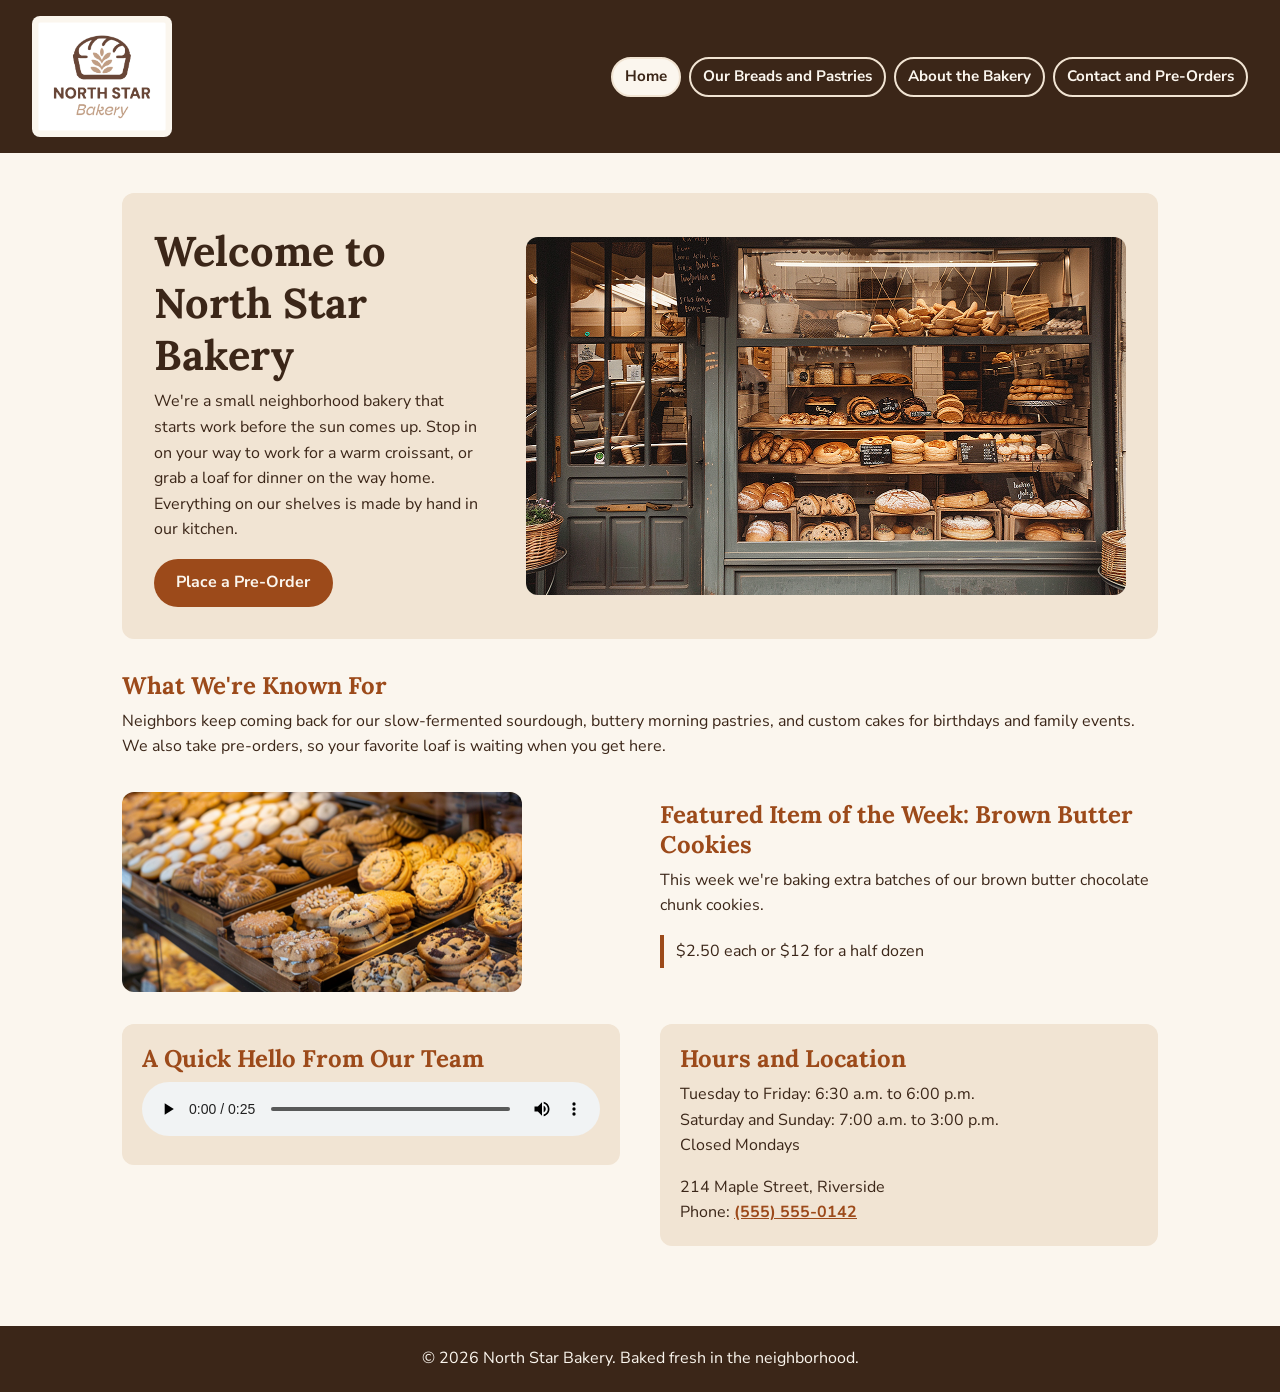
<file: index.html>
<!DOCTYPE html>
<html lang="en">
<head>
    <meta charset="UTF-8">
    <meta name="viewport" content="width=device-width, initial-scale=1.0">
    <title>North Star Bakery | Home</title>
    <link rel="icon" href="images/bakery-logo_c.png" type="image/png">
    <link rel="stylesheet" href="css/styles.css">
</head>
<body>
    <header>
        <img class="logo" src="images/bakery-logo_c.png" alt="North Star Bakery logo" width="200" height="171">
        <nav aria-label="Main navigation">
            <ul>
                <li><a href="index.html" aria-current="page">Home</a></li>
                <li><a href="products.html">Our Breads and Pastries</a></li>
                <li><a href="about.html">About the Bakery</a></li>
                <li><a href="contact.html">Contact and Pre-Orders</a></li>
            </ul>
        </nav>
    </header>

    <main>
        <section class="hero row">
            <div>
                <h1>Welcome to North Star Bakery</h1>
                <p>We're a small neighborhood bakery that starts work before the sun comes up. Stop in on your way to work for a warm croissant, or grab a loaf for dinner on the way home. Everything on our shelves is made by hand in our kitchen.</p>
                <a class="button" href="contact.html">Place a Pre-Order</a>
            </div>
            <img src="images/bakery-storefront_c.png" alt="The front window of North Star Bakery with shelves of fresh bread, rolls, and pastries on display" width="600" height="358">
        </section>

        <section>
            <h2>What We're Known For</h2>
            <p>Neighbors keep coming back for our slow-fermented sourdough, buttery morning pastries, and custom cakes for birthdays and family events. We also take pre-orders, so your favorite loaf is waiting when you get here.</p>
        </section>

        <section class="row">
            <picture>
                <source media="(min-width: 800px)" srcset="images/bakery-feature-large_c.png">
                <img src="images/bakery-feature-small_c.png" alt="Trays of brown butter and chocolate chunk cookies stacked in our bakery display case" width="400" height="400">
            </picture>
            <div>
                <h2>Featured Item of the Week: Brown Butter Cookies</h2>
                <p>This week we're baking extra batches of our brown butter chocolate chunk cookies.</p>
                <p class="price">$2.50 each or $12 for a half dozen</p>
            </div>
        </section>

        <div class="row top">
            <section class="card">
                <h2>A Quick Hello From Our Team</h2>
                <audio controls>
                    <source src="media/bakery-welcome_c.mp3" type="audio/mpeg">
                    Your browser does not support the audio player. In this message, our team welcomes you to North Star Bakery and invites you to stop by or place a pre-order.
                </audio>
            </section>

            <section class="card">
                <h2>Hours and Location</h2>
                <p>Tuesday to Friday: 6:30 a.m. to 6:00 p.m.<br>
                Saturday and Sunday: 7:00 a.m. to 3:00 p.m.<br>
                Closed Mondays</p>
                <address>
                    214 Maple Street, Riverside<br>
                    Phone: <a href="tel:+15555550142">(555) 555-0142</a>
                </address>
            </section>
        </div>
    </main>

    <footer>
        <p>&copy; 2026 North Star Bakery. Baked fresh in the neighborhood.</p>
    </footer>
</body>
</html>
</file>
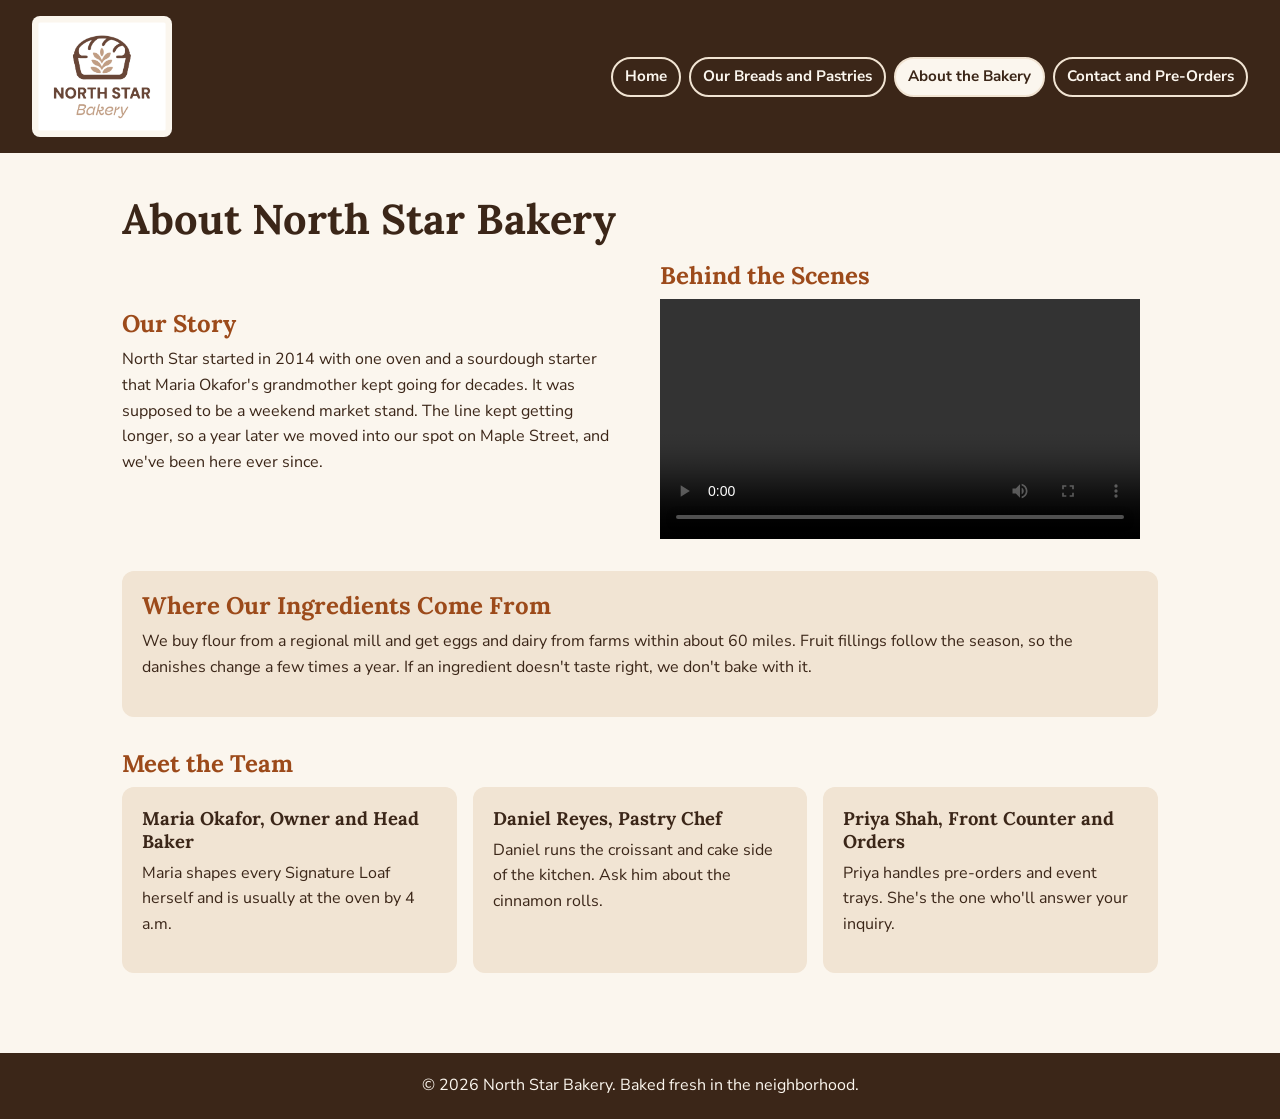
<file: about.html>
<!DOCTYPE html>
<html lang="en">
<head>
    <meta charset="UTF-8">
    <meta name="viewport" content="width=device-width, initial-scale=1.0">
    <title>North Star Bakery | About</title>
    <link rel="icon" href="images/bakery-logo_c.png" type="image/png">
    <link rel="stylesheet" href="css/styles.css">
</head>
<body>
    <header>
        <img class="logo" src="images/bakery-logo_c.png" alt="North Star Bakery logo" width="200" height="171">
        <nav aria-label="Main navigation">
            <ul>
                <li><a href="index.html">Home</a></li>
                <li><a href="products.html">Our Breads and Pastries</a></li>
                <li><a href="about.html" aria-current="page">About the Bakery</a></li>
                <li><a href="contact.html">Contact and Pre-Orders</a></li>
            </ul>
        </nav>
    </header>

    <main>
        <h1>About North Star Bakery</h1>

        <div class="row">
            <section>
                <h2>Our Story</h2>
                <p>North Star started in 2014 with one oven and a sourdough starter that Maria Okafor's grandmother kept going for decades. It was supposed to be a weekend market stand. The line kept getting longer, so a year later we moved into our spot on Maple Street, and we've been here ever since.</p>
            </section>

            <section>
                <h2>Behind the Scenes</h2>
                <video controls width="480" height="270">
                    <source src="media/bakery-behind-scenes_c.mp4" type="video/mp4">
                    Your browser does not support the video player. This short video shows our bakers sliding fresh round loaves out of the deck oven with a wooden peel.
                </video>
            </section>
        </div>

        <section class="card">
            <h2>Where Our Ingredients Come From</h2>
            <p>We buy flour from a regional mill and get eggs and dairy from farms within about 60 miles. Fruit fillings follow the season, so the danishes change a few times a year. If an ingredient doesn't taste right, we don't bake with it.</p>
        </section>

        <section>
            <h2>Meet the Team</h2>
            <div class="team">
                <article class="card">
                    <h3>Maria Okafor, Owner and Head Baker</h3>
                    <p>Maria shapes every Signature Loaf herself and is usually at the oven by 4 a.m.</p>
                </article>
                <article class="card">
                    <h3>Daniel Reyes, Pastry Chef</h3>
                    <p>Daniel runs the croissant and cake side of the kitchen. Ask him about the cinnamon rolls.</p>
                </article>
                <article class="card">
                    <h3>Priya Shah, Front Counter and Orders</h3>
                    <p>Priya handles pre-orders and event trays. She's the one who'll answer your inquiry.</p>
                </article>
            </div>
        </section>
    </main>

    <footer>
        <p>&copy; 2026 North Star Bakery. Baked fresh in the neighborhood.</p>
    </footer>
</body>
</html>
</file>
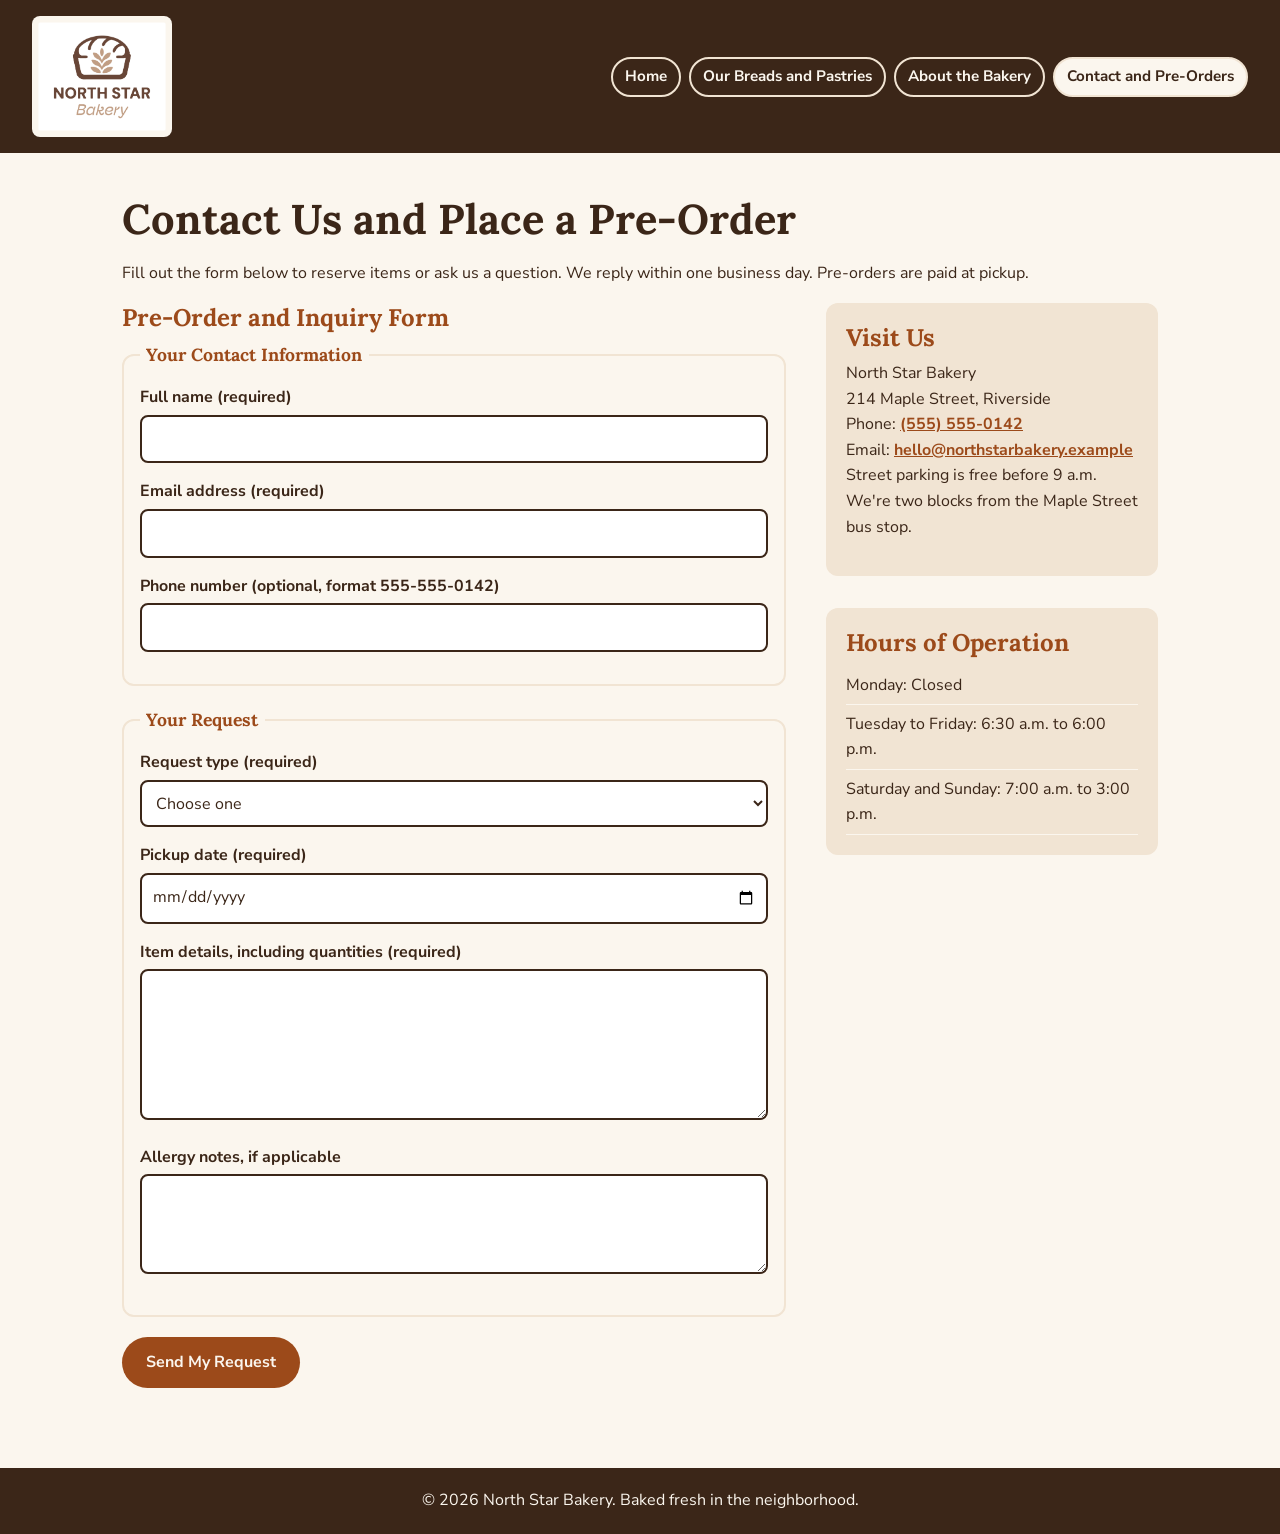
<file: contact.html>
<!DOCTYPE html>
<html lang="en">
<head>
    <meta charset="UTF-8">
    <meta name="viewport" content="width=device-width, initial-scale=1.0">
    <title>North Star Bakery | Contact and Pre-Orders</title>
    <link rel="icon" href="images/bakery-logo_c.png" type="image/png">
    <link rel="stylesheet" href="css/styles.css">
    <script src="js/storage.js" defer></script>
    <script src="js/contact-form.js" defer></script>
</head>
<body>
    <header>
        <img class="logo" src="images/bakery-logo_c.png" alt="North Star Bakery logo" width="200" height="171">
        <nav aria-label="Main navigation">
            <ul>
                <li><a href="index.html">Home</a></li>
                <li><a href="products.html">Our Breads and Pastries</a></li>
                <li><a href="about.html">About the Bakery</a></li>
                <li><a href="contact.html" aria-current="page">Contact and Pre-Orders</a></li>
            </ul>
        </nav>
    </header>

    <main>
        <h1>Contact Us and Place a Pre-Order</h1>
        <p>Fill out the form below to reserve items or ask us a question. We reply within one business day. Pre-orders are paid at pickup.</p>

        <div class="row top contact-layout">
            <section class="form-area">
                <h2>Pre-Order and Inquiry Form</h2>
                <p id="form-confirmation" class="form-confirmation" role="status" tabindex="-1" hidden></p>
                <p id="prefill-note" class="prefill-note" hidden>We filled in your saved list from the Products page. You can still edit it below.</p>
                <form id="preorder-form" action="#" method="post">
                    <fieldset>
                        <legend>Your Contact Information</legend>
                        <p>
                            <label for="name">Full name (required)</label>
                            <input type="text" id="name" aria-describedby="name-error" name="name" autocomplete="name" required minlength="2" maxlength="60">
                            <span id="name-error" class="error-message"></span>
                        </p>
                        <p>
                            <label for="email">Email address (required)</label>
                            <input type="email" id="email" aria-describedby="email-error" name="email" autocomplete="email" required>
                            <span id="email-error" class="error-message"></span>
                        </p>
                        <p>
                            <label for="phone">Phone number (optional, format 555-555-0142)</label>
                            <input type="tel" id="phone" aria-describedby="phone-error" name="phone" autocomplete="tel" pattern="[0-9]{3}-[0-9]{3}-[0-9]{4}">
                            <span id="phone-error" class="error-message"></span>
                        </p>
                    </fieldset>

                    <fieldset>
                        <legend>Your Request</legend>
                        <p>
                            <label for="request-type">Request type (required)</label>
                            <select id="request-type" aria-describedby="request-type-error" name="request-type" required>
                                <option value="">Choose one</option>
                                <option value="pre-order">Pre-order</option>
                                <option value="custom-cake">Custom cake</option>
                                <option value="event-tray">Event or catering tray</option>
                                <option value="question">General question</option>
                            </select>
                            <span id="request-type-error" class="error-message"></span>
                        </p>
                        <p>
                            <label for="pickup-date">Pickup date (required)</label>
                            <input type="date" id="pickup-date" aria-describedby="pickup-date-error" name="pickup-date" min="2026-11-11" required>
                            <span id="pickup-date-error" class="error-message"></span>
                        </p>
                        <p>
                            <label for="item-details">Item details, including quantities (required)</label>
                            <textarea id="item-details" aria-describedby="item-details-error" name="item-details" rows="5" cols="40" required minlength="10" maxlength="500"></textarea>
                            <span id="item-details-error" class="error-message"></span>
                        </p>
                        <p>
                            <label for="allergy-notes">Allergy notes, if applicable</label>
                            <textarea id="allergy-notes" name="allergy-notes" rows="3" cols="40" maxlength="300"></textarea>
                        </p>
                    </fieldset>

                    <button type="submit">Send My Request</button>
                </form>
            </section>

            <div>
                <section class="card">
                    <h2>Visit Us</h2>
                    <address>
                        North Star Bakery<br>
                        214 Maple Street, Riverside<br>
                        Phone: <a href="tel:+15555550142">(555) 555-0142</a><br>
                        Email: <a href="mailto:hello@northstarbakery.example">hello@northstarbakery.example</a>
                    </address>
                    <p>Street parking is free before 9 a.m. We're two blocks from the Maple Street bus stop.</p>
                </section>

                <section class="card">
                    <h2>Hours of Operation</h2>
                    <ul class="hours">
                        <li>Monday: Closed</li>
                        <li>Tuesday to Friday: 6:30 a.m. to 6:00 p.m.</li>
                        <li>Saturday and Sunday: 7:00 a.m. to 3:00 p.m.</li>
                    </ul>
                </section>
            </div>
        </div>
    </main>

    <footer>
        <p>&copy; 2026 North Star Bakery. Baked fresh in the neighborhood.</p>
    </footer>
</body>
</html>
</file>
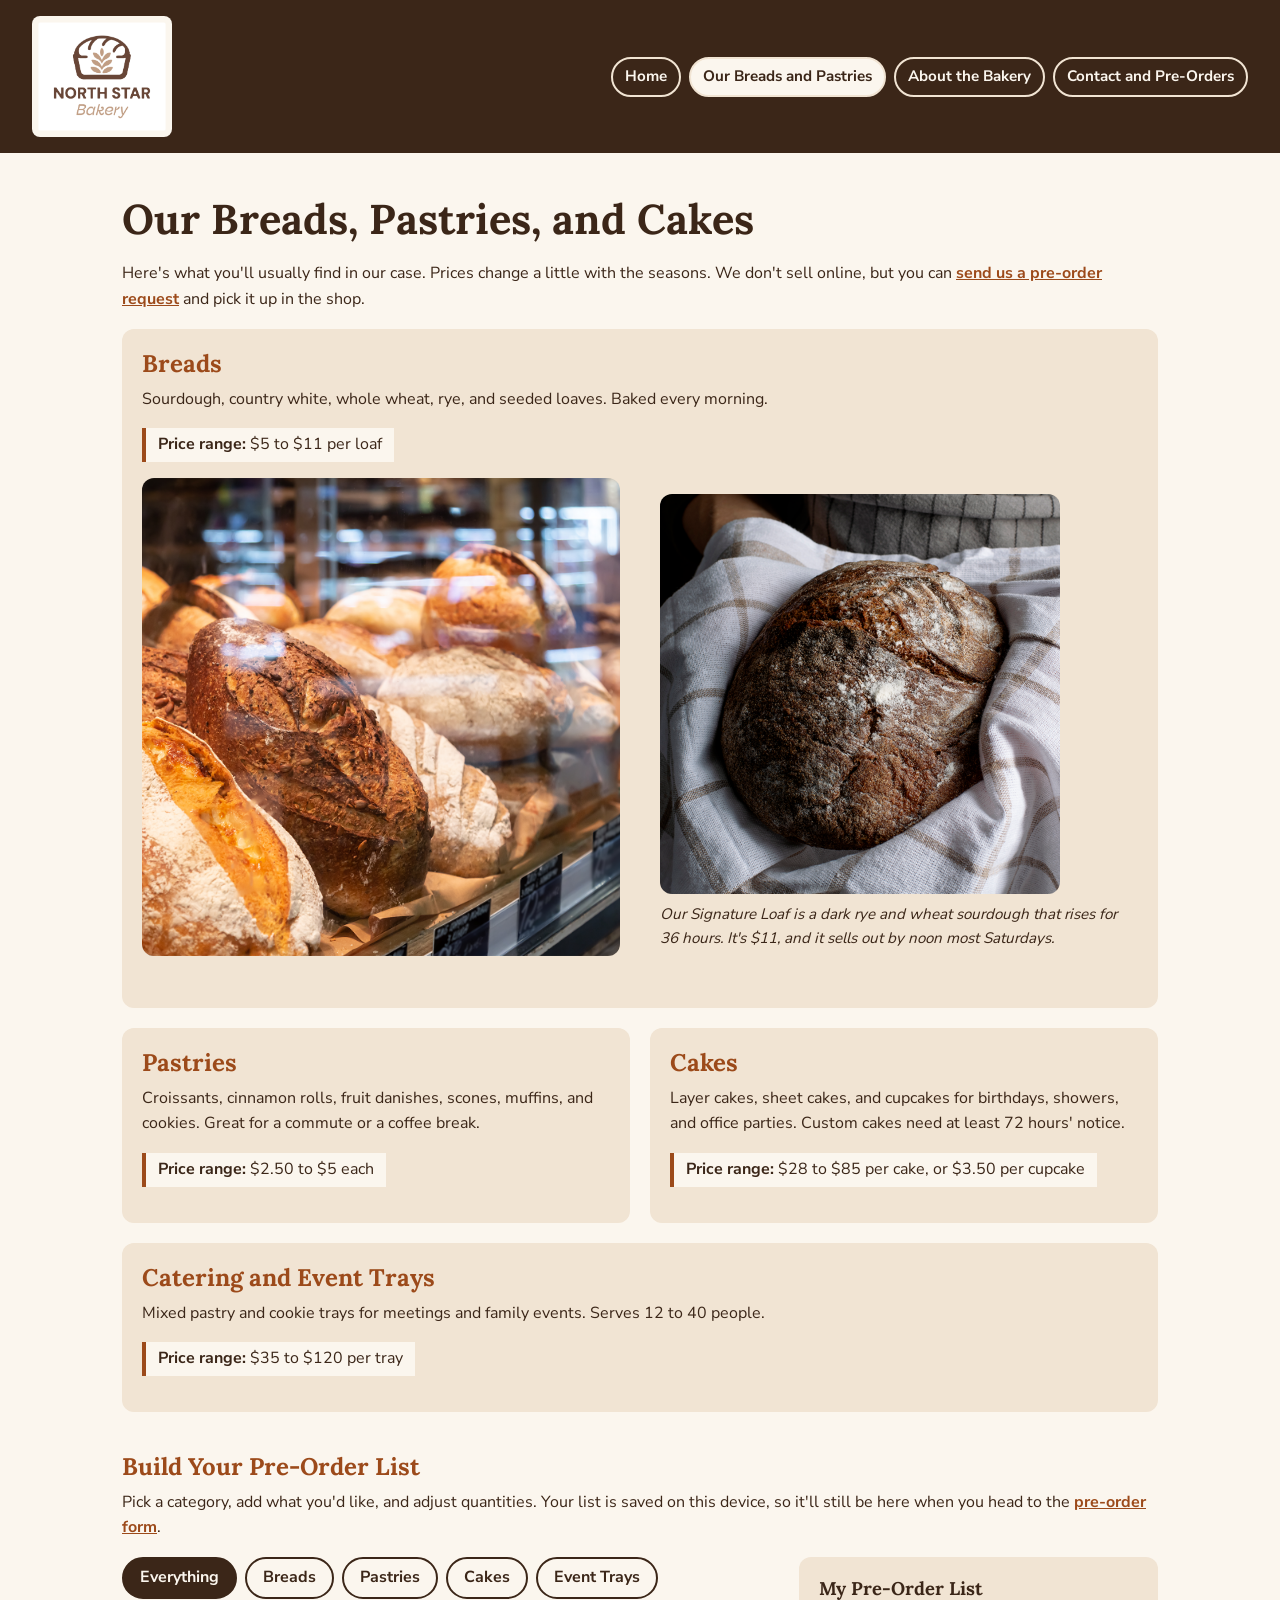
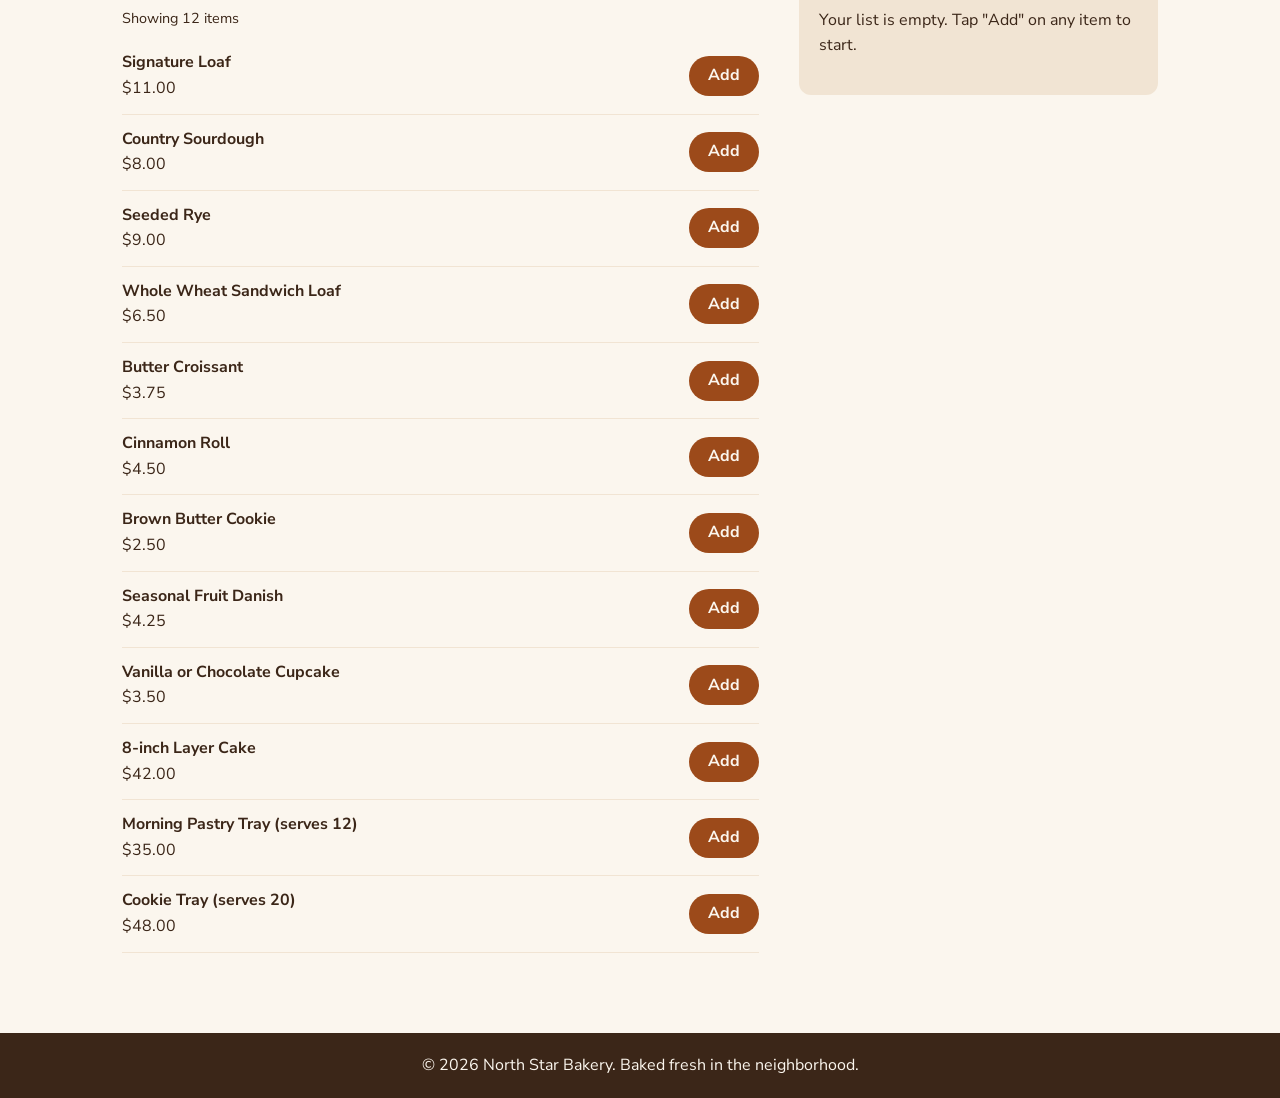
<file: products.html>
<!DOCTYPE html>
<html lang="en">
<head>
    <meta charset="UTF-8">
    <meta name="viewport" content="width=device-width, initial-scale=1.0">
    <title>North Star Bakery | Products</title>
    <link rel="icon" href="images/bakery-logo_c.png" type="image/png">
    <link rel="stylesheet" href="css/styles.css">
    <script src="js/storage.js" defer></script>
    <script src="js/preorder-list.js" defer></script>
</head>
<body>
    <header>
        <img class="logo" src="images/bakery-logo_c.png" alt="North Star Bakery logo" width="200" height="171">
        <nav aria-label="Main navigation">
            <ul>
                <li><a href="index.html">Home</a></li>
                <li><a href="products.html" aria-current="page">Our Breads and Pastries</a></li>
                <li><a href="about.html">About the Bakery</a></li>
                <li><a href="contact.html">Contact and Pre-Orders</a></li>
            </ul>
        </nav>
    </header>

    <main>
        <h1>Our Breads, Pastries, and Cakes</h1>
        <p>Here's what you'll usually find in our case. Prices change a little with the seasons. We don't sell online, but you can <a href="contact.html">send us a pre-order request</a> and pick it up in the shop.</p>

        <div class="card-grid">
            <section class="card card-wide">
                <h2>Breads</h2>
                <p>Sourdough, country white, whole wheat, rye, and seeded loaves. Baked every morning.</p>
                <p class="price"><strong>Price range:</strong> $5 to $11 per loaf</p>
                <div class="row top">
                    <img src="images/bakery-bread_c.png" alt="Rustic sourdough and whole grain loaves with floured, crackly crusts lined up behind the bakery glass" width="400" height="400">
                    <figure>
                        <img src="images/bakery-signature-loaf_c.png" alt="A round, dark-crusted Signature Loaf dusted with flour, resting on a checkered linen towel" width="400" height="400">
                        <figcaption>Our Signature Loaf is a dark rye and wheat sourdough that rises for 36 hours. It's $11, and it sells out by noon most Saturdays.</figcaption>
                    </figure>
                </div>
            </section>

            <section class="card">
                <h2>Pastries</h2>
                <p>Croissants, cinnamon rolls, fruit danishes, scones, muffins, and cookies. Great for a commute or a coffee break.</p>
                <p class="price"><strong>Price range:</strong> $2.50 to $5 each</p>
            </section>

            <section class="card">
                <h2>Cakes</h2>
                <p>Layer cakes, sheet cakes, and cupcakes for birthdays, showers, and office parties. Custom cakes need at least 72 hours' notice.</p>
                <p class="price"><strong>Price range:</strong> $28 to $85 per cake, or $3.50 per cupcake</p>
            </section>

            <section class="card card-wide">
                <h2>Catering and Event Trays</h2>
                <p>Mixed pastry and cookie trays for meetings and family events. Serves 12 to 40 people.</p>
                <p class="price"><strong>Price range:</strong> $35 to $120 per tray</p>
            </section>
        </div>

        <section id="preorder-builder" class="preorder-builder" aria-labelledby="builder-heading" hidden>
            <h2 id="builder-heading">Build Your Pre-Order List</h2>
            <p>Pick a category, add what you'd like, and adjust quantities. Your list is saved on this device, so it'll still be here when you head to the <a href="contact.html">pre-order form</a>.</p>

            <div class="row top builder-layout">
                <div>
                    <div id="menu-filters" class="filter-buttons" role="group" aria-label="Filter menu by category"></div>
                    <p id="menu-count" class="menu-count"></p>
                    <ul id="menu-items" class="menu-items"></ul>
                </div>

                <aside class="card my-list-panel" aria-labelledby="my-list-heading">
                    <h3 id="my-list-heading">My Pre-Order List</h3>
                    <p id="list-empty">Your list is empty. Tap "Add" on any item to start.</p>
                    <ul id="my-list" class="my-list"></ul>
                    <div id="list-footer" hidden>
                        <p class="list-total">Estimated total: <strong id="list-total">$0.00</strong></p>
                        <p class="list-note">You'll pay at pickup. Final prices may change slightly with seasonal items.</p>
                        <a class="button" href="contact.html">Send This List</a>
                        <button type="button" id="clear-list" class="text-button">Clear list</button>
                    </div>
                    <p id="list-status" class="visually-hidden" role="status" aria-live="polite"></p>
                </aside>
            </div>
        </section>
    </main>

    <footer>
        <p>&copy; 2026 North Star Bakery. Baked fresh in the neighborhood.</p>
    </footer>
</body>
</html>
</file>
<file: css/styles.css>
/* ==========================================================
   North Star Bakery - styles.css
   Mobile-first. Base styles target small screens, and the
   media queries at the bottom adjust the layout for wider ones.

   Palette (4 colors)
     Cream    #FBF6EE  page background
     Espresso #3B2618  body text, header, footer
     Crust    #9C4A1A  headings, links, buttons
     Wheat    #F1E4D3  cards, panels, borders

   Fonts (2 families)
     Lora (headings) and Nunito Sans (body text)
   ========================================================== */

/* ---------- Fonts (stored in the fonts folder) ---------- */
@font-face {
    font-family: "Lora";
    src: url("../fonts/lora-latin-700-normal.woff2") format("woff2");
    font-weight: 700;
    font-display: swap;
}

@font-face {
    font-family: "Nunito Sans";
    src: url("../fonts/nunito-sans-latin-400-normal.woff2") format("woff2");
    font-weight: 400;
    font-display: swap;
}

@font-face {
    font-family: "Nunito Sans";
    src: url("../fonts/nunito-sans-latin-700-normal.woff2") format("woff2");
    font-weight: 700;
    font-display: swap;
}

/* ---------- Base ---------- */
*,
*::before,
*::after {
    box-sizing: border-box;
}

body {
    margin: 0;
    background-color: #FBF6EE;
    color: #3B2618;
    font-family: "Nunito Sans", "Segoe UI", Arial, sans-serif;
    font-size: 1rem;
    line-height: 1.6;
}

img,
video {
    display: block;
    max-width: 100%;
    height: auto;
}

audio {
    width: 100%;
}

h1,
h2,
h3 {
    font-family: "Lora", Georgia, serif;
    font-weight: 700;
    line-height: 1.25;
    color: #9C4A1A;
    margin: 0 0 0.5rem;
}

h1 {
    font-size: 2rem;
    color: #3B2618;
}

h2 {
    font-size: 1.5rem;
}

h3 {
    font-size: 1.15rem;
    color: #3B2618;
}

p {
    margin: 0 0 1rem;
}

a {
    color: #9C4A1A;
    font-weight: 700;
}

a:hover,
a:focus {
    color: #3B2618;
}

a:focus-visible,
button:focus-visible,
input:focus-visible,
select:focus-visible,
textarea:focus-visible {
    outline: 3px solid #9C4A1A;
    outline-offset: 2px;
}

address {
    font-style: normal;
}

/* ---------- Header and navigation ---------- */
header {
    background-color: #3B2618;
    padding: 1rem;
    display: flex;
    flex-direction: column;
    align-items: center;
    gap: 0.75rem;
}

header .logo {
    width: 140px;
    background-color: #FBF6EE;
    border-radius: 8px;
    padding: 0.4rem;
}

/* Phones: links wrap into a 2 x 2 block so the menu doesn't push content off screen */
nav ul {
    list-style: none;
    margin: 0;
    padding: 0;
    display: flex;
    flex-wrap: wrap;
    gap: 0.5rem;
    width: 100%;
}

nav li {
    flex: 1 1 calc(50% - 0.5rem);
}

nav {
    width: 100%;
}

nav a {
    display: flex;
    align-items: center;
    justify-content: center;
    height: 100%;
    padding: 0.5rem 0.75rem;
    font-size: 0.95rem;
    line-height: 1.3;
    text-align: center;
    text-decoration: none;
    color: #FBF6EE;
    border: 2px solid #F1E4D3;
    border-radius: 999px;
}

nav a:hover,
nav a:focus {
    background-color: #F1E4D3;
    color: #3B2618;
}

nav a[aria-current="page"] {
    background-color: #FBF6EE;
    color: #3B2618;
}

/* ---------- Main layout ---------- */
main {
    max-width: 1100px;
    margin: 0 auto;
    padding: 1.5rem 1rem 2.5rem;
}

main > h1 {
    margin-bottom: 1rem;
}

section {
    margin-bottom: 2rem;
}

/* Reusable panel look for cards and info boxes */
.card {
    background-color: #F1E4D3;
    border-radius: 12px;
    padding: 1.25rem;
}

.price {
    display: inline-block;
    background-color: #FBF6EE;
    border-left: 4px solid #9C4A1A;
    padding: 0.25rem 0.75rem;
}

/* Rows that stack on phones and sit side by side on wider screens */
.row {
    display: flex;
    flex-direction: column;
    gap: 1.5rem;
}

.row {
    margin-bottom: 2rem;
}

.row > * {
    flex: 1;
}

.row > section {
    margin-bottom: 0;
}

.row img,
.row picture img {
    border-radius: 12px;
}

/* ---------- Home page ---------- */
.hero {
    background-color: #F1E4D3;
    border-radius: 12px;
    padding: 1.25rem;
}

.button {
    display: inline-block;
    background-color: #9C4A1A;
    color: #FBF6EE;
    text-decoration: none;
    padding: 0.7rem 1.4rem;
    border-radius: 999px;
}

.button:hover,
.button:focus {
    background-color: #3B2618;
    color: #FBF6EE;
}

/* ---------- Products page ---------- */
.card-grid {
    display: flex;
    flex-wrap: wrap;
    gap: 1.25rem;
}

.card-grid > .card {
    flex: 1 1 100%;
    margin-bottom: 0;
}

figure {
    margin: 1rem 0 0;
}

figure img {
    border-radius: 12px;
}

figcaption {
    font-size: 0.95rem;
    font-style: italic;
    margin-top: 0.5rem;
}

/* ---------- About page ---------- */
.team {
    display: flex;
    flex-direction: column;
    gap: 1rem;
}

.team article {
    flex: 1;
}

/* ---------- Contact page and form ---------- */
fieldset {
    border: 2px solid #F1E4D3;
    border-radius: 12px;
    padding: 1rem;
    margin: 0 0 1.25rem;
    background-color: #FBF6EE;
}

legend {
    font-family: "Lora", Georgia, serif;
    font-weight: 700;
    font-size: 1.1rem;
    color: #9C4A1A;
    padding: 0 0.4rem;
}

label {
    font-weight: 700;
}

input,
select,
textarea {
    width: 100%;
    font: inherit;
    color: #3B2618;
    background-color: #FFFFFF;
    border: 2px solid #3B2618;
    border-radius: 8px;
    padding: 0.6rem;
    margin-top: 0.25rem;
}

button[type="submit"] {
    font: inherit;
    font-weight: 700;
    width: 100%;
    background-color: #9C4A1A;
    color: #FBF6EE;
    border: none;
    border-radius: 999px;
    padding: 0.8rem 1.5rem;
    cursor: pointer;
}

button[type="submit"]:hover,
button[type="submit"]:focus {
    background-color: #3B2618;
}

.hours {
    list-style: none;
    padding: 0;
    margin: 0;
}

.hours li {
    padding: 0.4rem 0;
    border-bottom: 1px solid #FBF6EE;
}

/* ---------- Footer ---------- */
footer {
    background-color: #3B2618;
    color: #FBF6EE;
    text-align: center;
    padding: 1.25rem 1rem;
}

footer p {
    margin: 0;
}

/* ---------- Pre-order list builder (products page, Touchstone 4) ---------- */
.preorder-builder {
    margin-top: 2.5rem;
}

.filter-buttons {
    display: flex;
    flex-wrap: wrap;
    gap: 0.5rem;
    margin-bottom: 0.5rem;
}

.filter-button {
    font: inherit;
    font-weight: 700;
    color: #3B2618;
    background-color: #FBF6EE;
    border: 2px solid #3B2618;
    border-radius: 999px;
    padding: 0.4rem 1rem;
    cursor: pointer;
}

.filter-button:hover,
.filter-button:focus {
    background-color: #F1E4D3;
}

.filter-button[aria-pressed="true"] {
    background-color: #3B2618;
    color: #FBF6EE;
}

.menu-count {
    font-size: 0.9rem;
    margin-bottom: 0.5rem;
}

.menu-items,
.my-list {
    list-style: none;
    margin: 0;
    padding: 0;
}

.menu-item {
    display: flex;
    justify-content: space-between;
    align-items: center;
    gap: 1rem;
    padding: 0.75rem 0;
    border-bottom: 1px solid #F1E4D3;
}

.add-button,
.qty-button {
    font: inherit;
    font-weight: 700;
    background-color: #9C4A1A;
    color: #FBF6EE;
    border: none;
    border-radius: 999px;
    cursor: pointer;
}

.add-button {
    padding: 0.45rem 1.2rem;
}

.qty-button {
    width: 2rem;
    height: 2rem;
    line-height: 1;
}

.add-button:hover,
.add-button:focus,
.qty-button:hover,
.qty-button:focus {
    background-color: #3B2618;
}

.list-item {
    display: flex;
    flex-wrap: wrap;
    align-items: center;
    gap: 0.5rem;
    padding: 0.6rem 0;
    border-bottom: 1px solid #FBF6EE;
}

.list-item-name {
    flex: 1 1 100%;
    font-weight: 700;
}

.qty-controls {
    display: flex;
    align-items: center;
    gap: 0.5rem;
}

.qty {
    min-width: 1.5rem;
    text-align: center;
}

.list-item-price {
    margin-left: auto;
}

.list-total {
    font-size: 1.15rem;
    margin: 1rem 0 0.25rem;
}

.list-note {
    font-size: 0.9rem;
}

.text-button {
    font: inherit;
    background: none;
    border: none;
    color: #9C4A1A;
    text-decoration: underline;
    cursor: pointer;
    margin-left: 0.75rem;
}

.visually-hidden {
    position: absolute;
    width: 1px;
    height: 1px;
    overflow: hidden;
    clip: rect(0 0 0 0);
    white-space: nowrap;
}

/* ---------- Form feedback (contact page, Touchstone 4) ---------- */
/* #A61B1B is only used for error states so it stands out from the brand colors. */
.error-message {
    display: block;
    color: #A61B1B;
    font-weight: 700;
    font-size: 0.95rem;
    margin-top: 0.3rem;
}

.error-message:empty {
    display: none;
}

input.is-invalid,
select.is-invalid,
textarea.is-invalid {
    border-color: #A61B1B;
    background-color: #FFF4F2;
}

.form-confirmation,
.prefill-note {
    background-color: #F1E4D3;
    border-left: 6px solid #9C4A1A;
    border-radius: 8px;
    padding: 0.9rem 1rem;
}

.form-confirmation {
    font-weight: 700;
}

/* ==========================================================
   Tablets and up (600px)
   ========================================================== */
@media (min-width: 600px) {
    nav ul {
        justify-content: center;
    }

    nav li {
        flex: 0 0 auto;
    }

    .card-grid > .card {
        flex: 1 1 calc(50% - 1.25rem);
    }

    .team {
        flex-direction: row;
    }

    button[type="submit"] {
        width: auto;
    }
}

/* ==========================================================
   Laptops and desktops (900px)
   ========================================================== */
@media (min-width: 900px) {
    header {
        flex-direction: row;
        justify-content: space-between;
        padding: 1rem 2rem;
    }

    nav {
        width: auto;
    }

    nav ul {
        justify-content: flex-end;
    }

    main {
        padding: 2.5rem 2rem 3rem;
    }

    h1 {
        font-size: 2.6rem;
    }

    .row {
        flex-direction: row;
        align-items: center;
        gap: 2.5rem;
    }

    .row.top {
        align-items: flex-start;
    }

    .hero {
        padding: 2rem;
    }

    /* The bread card spans the full row so its photo and figure fit side by side */
    .card-grid > .card-wide {
        flex-basis: 100%;
    }

    .contact-layout > .form-area,
    .builder-layout > div {
        flex: 2;
    }

    .my-list-panel {
        position: sticky;
        top: 1rem;
    }
}
</file>
